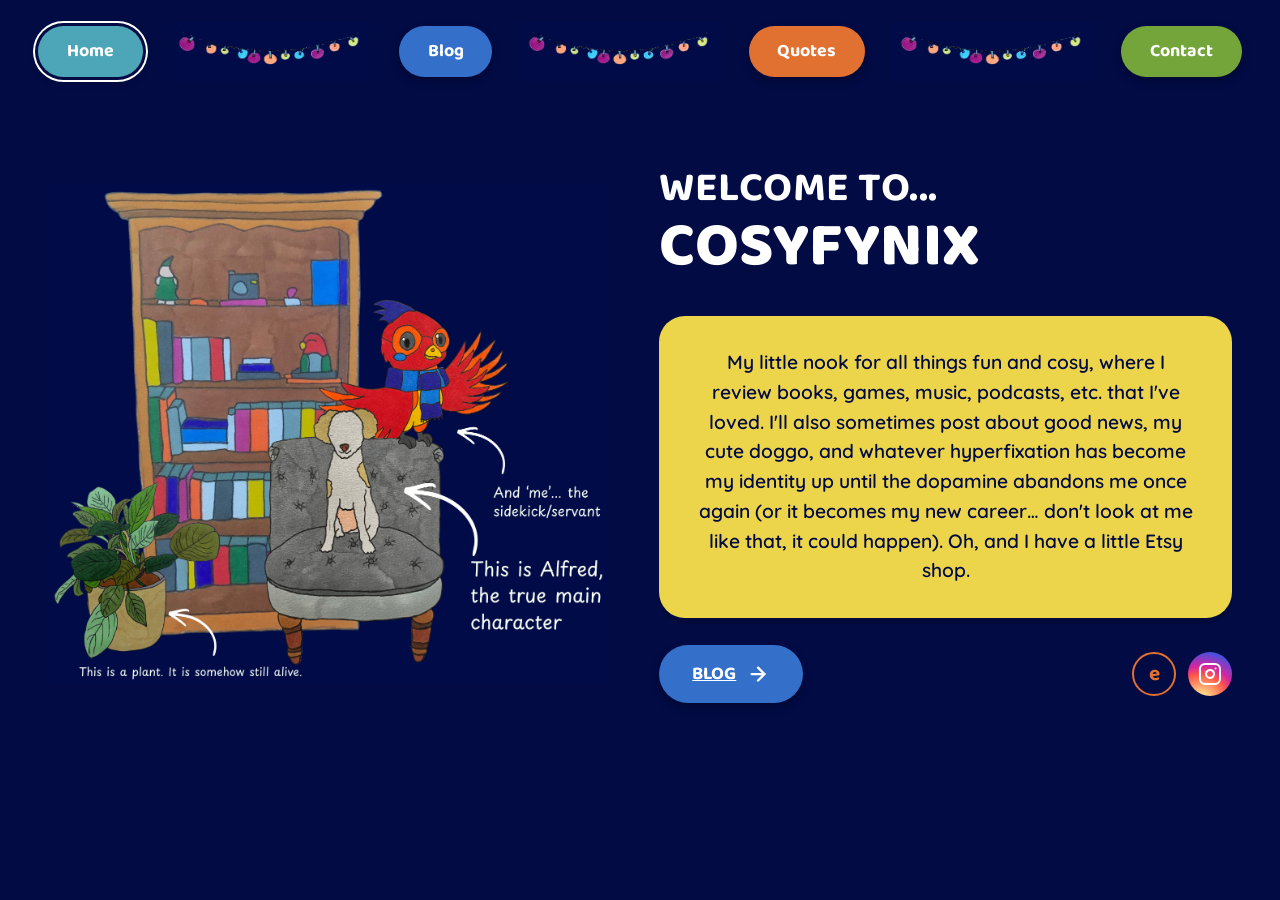
<file: index.html>
<!DOCTYPE html>
<html lang="en">
<head>
<meta charset="UTF-8">
<meta name="viewport" content="width=device-width, initial-scale=1.0">
<title>CosyFynix — Welcome</title>
<link rel="preconnect" href="https://fonts.googleapis.com">
<link rel="preconnect" href="https://fonts.gstatic.com" crossorigin>
<link href="https://fonts.googleapis.com/css2?family=Baloo+2:wght@500;600;700;800&family=Quicksand:wght@500;600;700&display=swap" rel="stylesheet">
<link rel="stylesheet" href="assets/site.css">
<style>
  /* ---------- HERO (page-specific) ---------- */
  .hero{
    display: flex;
    align-items: center;
    justify-content: center;
    gap: clamp(1rem, 4vw, 4rem);
    max-width: 1400px;
    margin: 0 auto;
    padding: clamp(1.5rem, 5vw, 4rem) clamp(1.5rem, 5vw, 3rem) clamp(2rem, 6vw, 4rem);
    flex-wrap: wrap;
  }

  .illustration{
    flex: 1 1 440px;
    max-width: 560px;
    min-width: 300px;
  }
  .illustration img{
    width: 100%;
    height: auto;
    display: block;
  }

  .hero-text{
    flex: 1 1 440px;
    max-width: 620px;
    min-width: 300px;
  }

  .eyebrow{
    font-weight: 700;
    font-size: clamp(1.6rem, 3.4vw, 2.6rem);
    letter-spacing: 0.5px;
    margin: 0 0 0.1em 0;
    line-height: 1.1;
  }

  .site-title{
    font-weight: 800;
    font-size: clamp(2.4rem, 5.2vw, 3.9rem);
    line-height: 1;
    margin: 0 0 0.6em 0;
    letter-spacing: 0.5px;
  }

  .yellow-box{
    background: var(--yellow);
    color: var(--navy);
    border-radius: 26px;
    padding: clamp(1.3rem, 3vw, 2rem) clamp(1.5rem, 3.5vw, 2.4rem);
    font-weight: 600;
    font-size: clamp(0.95rem, 1.6vw, 1.2rem);
    line-height: 1.55;
    text-align: center;
    box-shadow: 0 6px 0 rgba(0,0,0,0.12);
  }

  .cta-row{
    display: flex;
    align-items: center;
    justify-content: space-between;
    gap: 1rem;
    margin-top: 1.7em;
    flex-wrap: wrap;
  }

  .blog-cta{
    display: inline-flex;
    align-items: center;
    gap: 0.6em;
    background: var(--blue);
    color: var(--white);
    font-weight: 700;
    font-size: clamp(0.95rem, 1.6vw, 1.15rem);
    padding: 0.75em 1.8em;
    border-radius: 999px;
    box-shadow: 0 4px 10px rgba(0,0,0,0.25);
    transition: transform 0.15s ease, box-shadow 0.15s ease;
  }
  .blog-cta span{ text-decoration: underline; }
  .blog-cta:hover{
    transform: translateY(-2px);
    box-shadow: 0 8px 16px rgba(0,0,0,0.3);
  }
  .blog-cta svg{ width: 1.2em; height: 1.2em; }

  /* ---------- SOCIALS ---------- */
  .socials{
    display: flex;
    align-items: center;
    gap: 0.75rem;
  }

  .social-icon{
    width: 44px;
    height: 44px;
    border-radius: 50%;
    display: flex;
    align-items: center;
    justify-content: center;
    transition: transform 0.15s ease;
  }
  .social-icon:hover{ transform: translateY(-3px); }

  .etsy{
    background: var(--navy);
    border: 2px solid var(--orange);
    color: var(--orange);
    font-family: 'Baloo 2', sans-serif;
    font-weight: 700;
    font-size: 1.3rem;
  }

  .instagram{
    background: radial-gradient(circle at 30% 110%, #fdf497 0%, #fdf497 5%, #fd5949 45%, #d6249f 60%, #285AEB 90%);
  }
  .instagram svg{ width: 24px; height: 24px; }

  /* ---------- RESPONSIVE ---------- */
  @media (max-width: 720px){
    .hero{ flex-direction: column; text-align: center; gap: 0.75rem; padding-top: 1.25rem; }
    .eyebrow, .site-title{ text-align: center; }
    .yellow-box{ text-align: center; }
    .cta-row{ justify-content: center; }
    .illustration{ flex-basis: auto; min-width: 0; max-width: 380px; }
    .hero-text{ flex-basis: auto; min-width: 0; margin-top: 0; }
  }
</style>
</head>
<body>

  <nav class="garland-nav" aria-label="Primary">
    <a href="index.html" class="pill home active">Home</a>
    <img src="assets/singlegarland.png" class="garland-strand" alt="">
    <a href="blog.html" class="pill blog-nav">Blog</a>
    <img src="assets/singlegarland.png" class="garland-strand" alt="">
    <a href="#quotes" class="pill gallery">Quotes</a>
    <img src="assets/singlegarland.png" class="garland-strand" alt="">
    <a href="#contact" class="pill contact">Contact</a>
  </nav>

  <main class="hero">
    <div class="illustration">
      <img src="assets/landingimage.png" alt="A watercolour illustration of a bookshelf filled with colourful books and trinkets, a red bird with glasses and a scarf perched on a grey armchair, a curly-haired white dog named Alfred sitting on the chair, and a potted plant, with handwritten labels introducing Alfred and the plant.">
    </div>

    <div class="hero-text">
      <h2 class="eyebrow">WELCOME TO...</h2>
      <h1 class="site-title">COSYFYNIX</h1>

      <div class="yellow-box">
        My little nook for all things fun and cosy, where I review books, games, music, podcasts, etc. that I've loved. I'll also sometimes post about good news, my cute doggo, and whatever hyperfixation has become my identity up until the dopamine abandons me once again (or it becomes my new career… don't look at me like that, it could happen). Oh, and I have a little Etsy shop.
      </div>

      <div class="cta-row">
        <a href="blog.html" class="blog-cta">
          <span>BLOG</span>
          <svg viewBox="0 0 24 24" fill="none" stroke="currentColor" stroke-width="2.5" stroke-linecap="round" stroke-linejoin="round">
            <line x1="5" y1="12" x2="19" y2="12"></line>
            <polyline points="12 5 19 12 12 19"></polyline>
          </svg>
        </a>

        <div class="socials">
          <a href="https://www.etsy.com/au/shop/SpeechBubbleCards" class="social-icon etsy" aria-label="Etsy shop" target="_blank" rel="noopener">e</a>
          <a href="https://www.instagram.com/cosy_fynix/?hl=en" class="social-icon instagram" aria-label="Instagram" target="_blank" rel="noopener">
            <svg viewBox="0 0 24 24" fill="none" stroke="white" stroke-width="2" stroke-linecap="round" stroke-linejoin="round">
              <rect x="2" y="2" width="20" height="20" rx="5" ry="5"></rect>
              <path d="M16 11.37A4 4 0 1 1 12.63 8 4 4 0 0 1 16 11.37z"></path>
              <line x1="17.5" y1="6.5" x2="17.51" y2="6.5"></line>
            </svg>
          </a>
        </div>
      </div>
    </div>
  </main>

</body>
</html>
</file>
<file: assets/site.css>
:root{
  --navy: #020B44;
  --navy-soft: #0A1665;
  --yellow: #ECD54A;
  --teal: #4DA5B8;
  --blue: #3470C9;
  --orange: #E17131;
  --green: #74A53B;
  --white: #FFFFFF;

  /* blog category colours */
  --cat-all: #AAD0FB;
  --cat-art: #B9352F;
  --cat-craft: #E17131;
  --cat-reading: #ECD54A;
  --cat-random: #4DA5B8;
  --cat-videogames: #56BC6D;
  --cat-cooking: #3470C9;
  --cat-music: #8455F6;
  --cat-chronic: #737373;
}

*{ box-sizing: border-box; }

html, body{
  margin: 0;
  padding: 0;
  background: var(--navy);
  color: var(--white);
  font-family: 'Quicksand', sans-serif;
  overflow-x: hidden;
}

h1, h2, h3, .pill, .blog-cta, .tab-btn{
  font-family: 'Baloo 2', sans-serif;
}

a{ text-decoration: none; color: inherit; }

/* ---------- NAV / GARLAND ---------- */
.garland-nav{
  position: relative;
  width: 100%;
  height: clamp(70px, 8vw, 108px);
  background: var(--navy);
  display: flex;
  align-items: center;
  padding: 0 clamp(1rem, 3vw, 2.5rem);
  overflow-x: auto;
  overflow-y: hidden;
  scrollbar-width: none;
}
.garland-nav::-webkit-scrollbar{ display: none; }

.garland-strand{
  flex: 1 1 60px;
  min-width: 36px;
  height: 58%;
  width: 100%;
  object-fit: contain;
  object-position: center;
  display: block;
  position: relative;
  z-index: 1;
  pointer-events: none;
}

.pill{
  position: relative;
  flex: 0 0 auto;
  padding: 0.65em 1.6em;
  border-radius: 999px;
  font-weight: 700;
  font-size: clamp(0.8rem, 1.4vw, 1.15rem);
  color: var(--white);
  box-shadow: 0 4px 10px rgba(0,0,0,0.25);
  white-space: nowrap;
  transition: transform 0.15s ease, box-shadow 0.15s ease;
  z-index: 2;
}
.pill:hover{
  transform: scale(1.06);
  box-shadow: 0 6px 14px rgba(0,0,0,0.35);
}
.pill.active{
  box-shadow: 0 0 0 3px var(--navy), 0 0 0 5px var(--white), 0 4px 10px rgba(0,0,0,0.25);
}

.pill.home{ background: var(--teal); }
.pill.blog-nav{ background: var(--blue); }
.pill.gallery{ background: var(--orange); }
.pill.contact{ background: var(--green); }

@media (max-width: 720px){
  .garland-nav{ padding: 0 0.75rem; }
  .garland-strand{ min-width: 22px; height: 48%; flex-basis: 30px; }
  .pill{ padding: 0.55em 1.1em; font-size: 0.8rem; }
}
</file>
